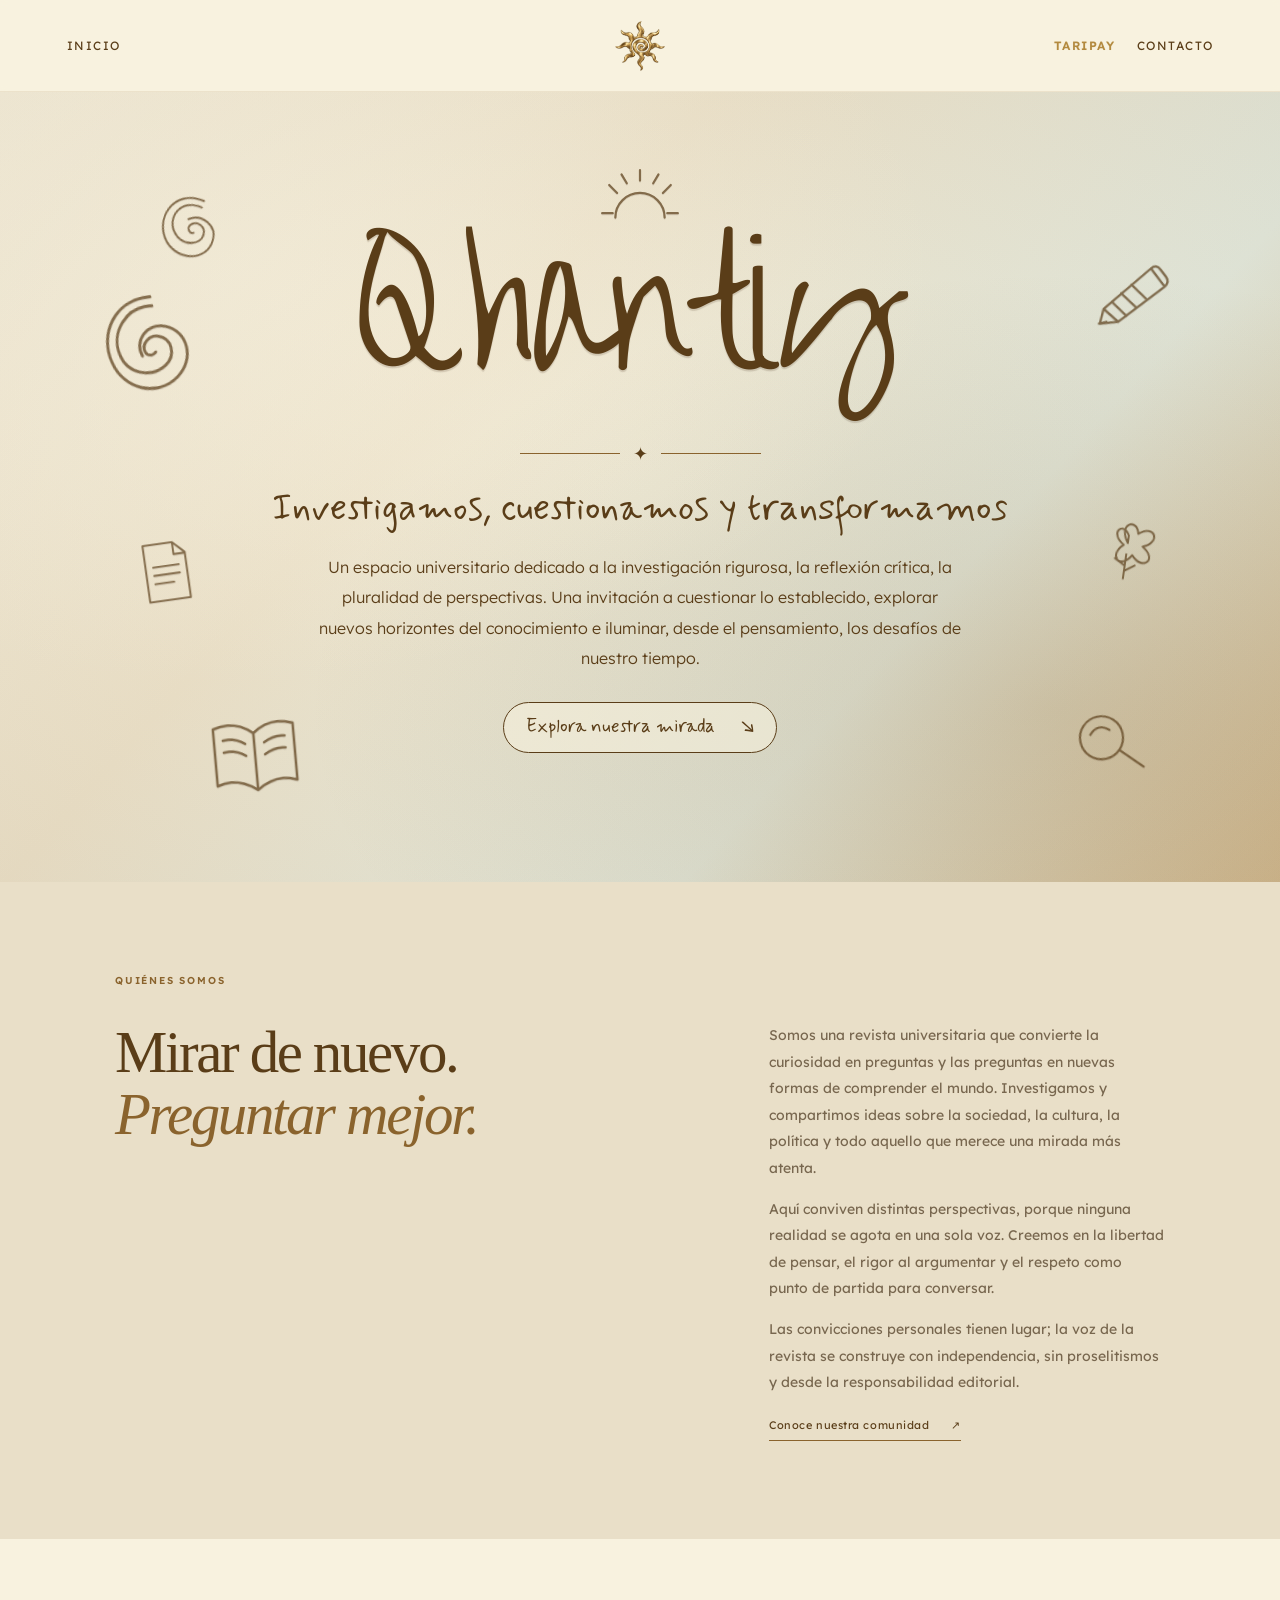
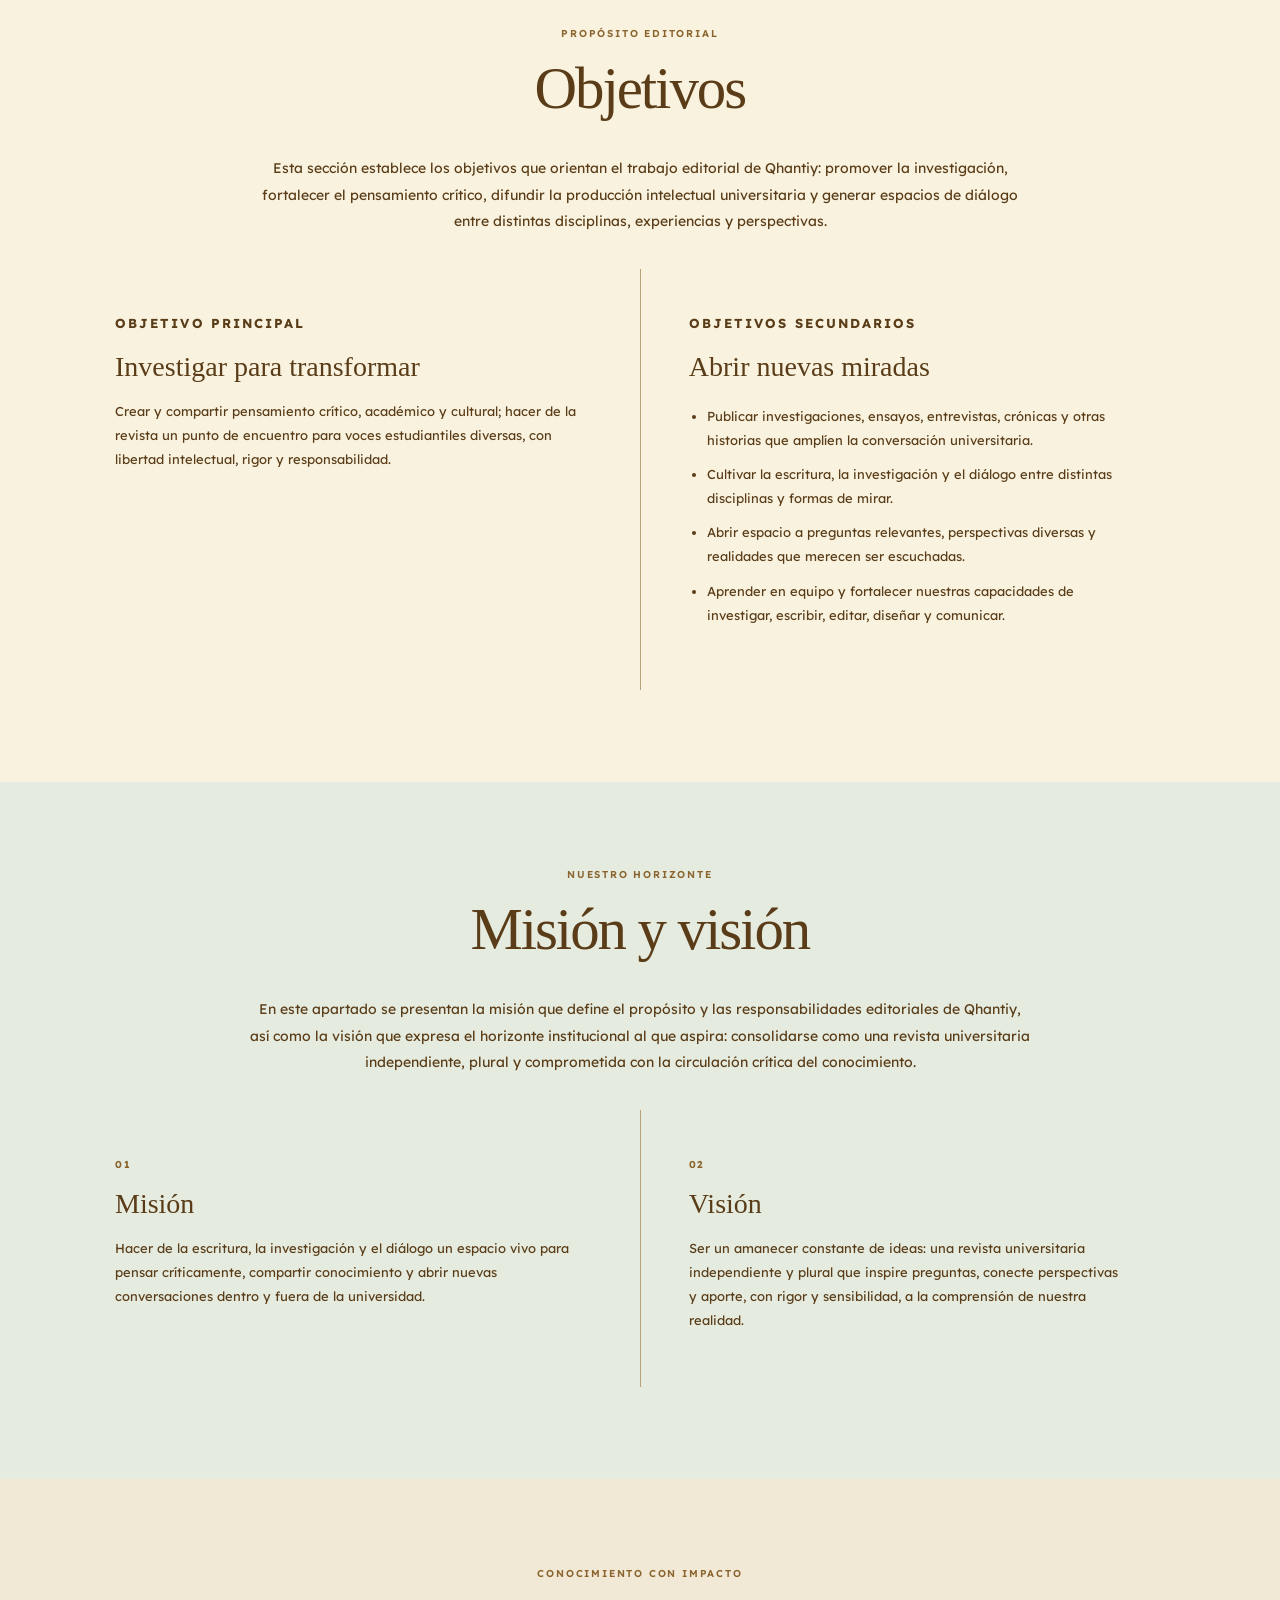
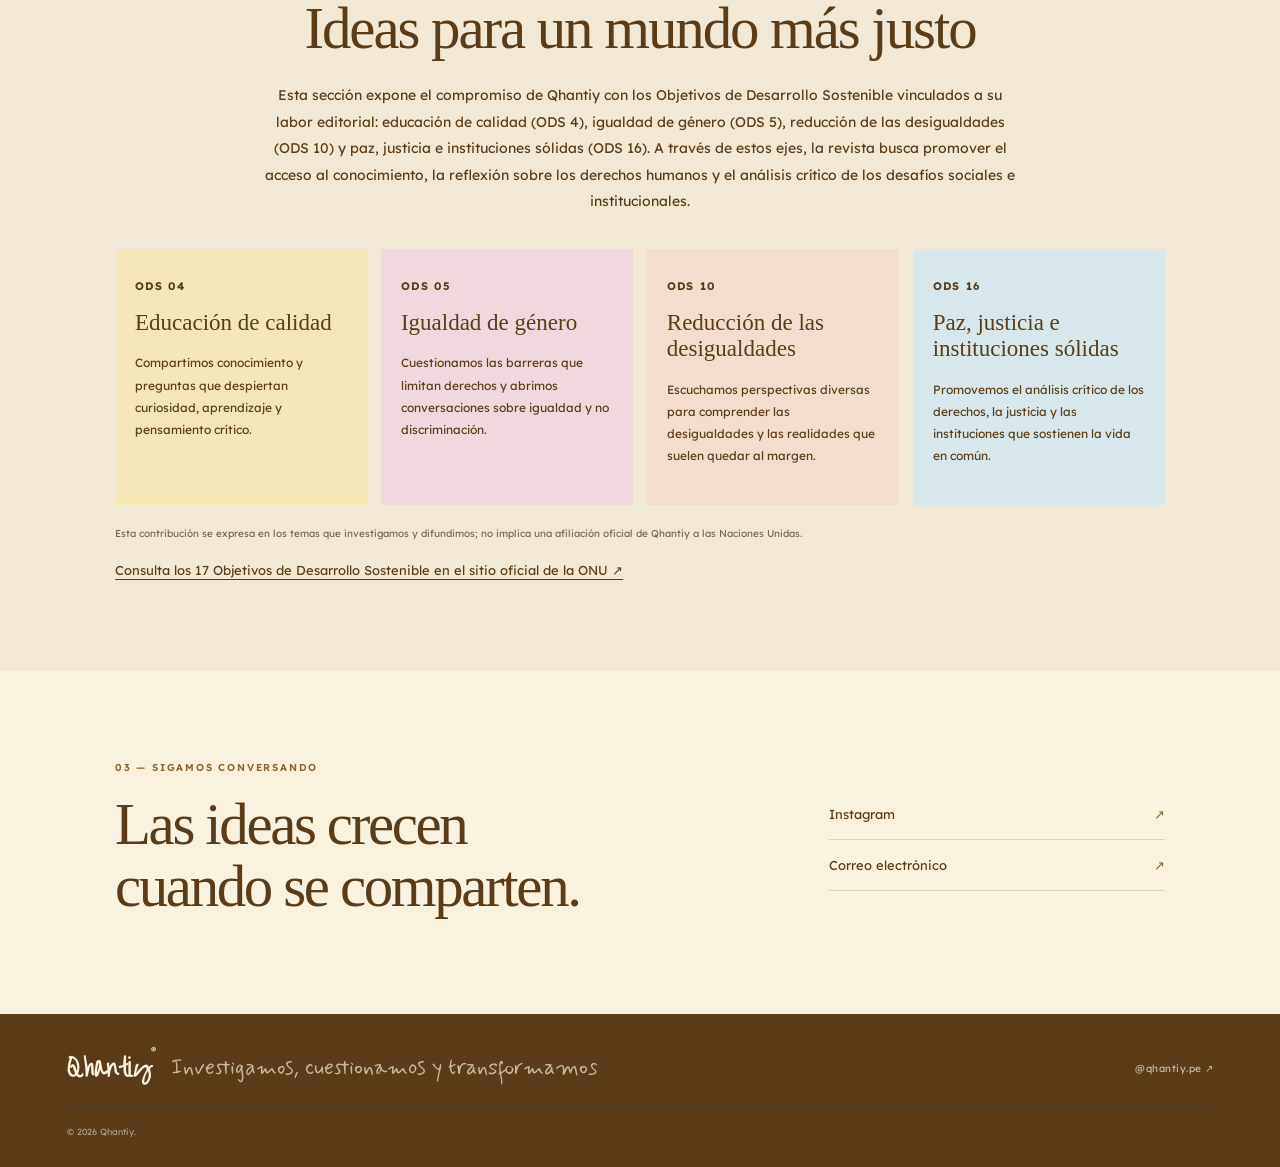
<file: index.html>
<!doctype html>
<html lang="es">
<head>
  <meta charset="utf-8"><meta name="viewport" content="width=device-width, initial-scale=1">
  <meta name="description" content="Investigamos, cuestionamos y transformamos.">
  <title>Qhantiy — Investigamos, cuestionamos y transformamos</title>
  <link rel="stylesheet" href="styles.css">
</head>
<body>
  <header class="site-header">
    <div class="inicio-menu">
      <a class="nav-link inicio-trigger" href="#inicio">Inicio</a>
      <div class="inicio-dropdown" aria-label="Secciones de inicio">
        <a href="#nosotros">Quiénes somos</a>
        <a href="#objetivos">Objetivos</a>
        <a href="#valores">Misión y visión</a>
        <a href="#ods">ODS</a>
      </div>
    </div>
    <a class="brand" href="#inicio" aria-label="Qhantiy, inicio"><img src="assets/simbolo-qhantiy-transparente.png" alt="Símbolo de Qhantiy"></a>
    <nav class="desktop-nav" aria-label="Navegación principal">
      <a class="nav-link" href="investigaciones.html">Taripay</a>
      <a class="nav-link" href="#contacto">Contacto</a>
    </nav>
    <button class="menu-toggle" id="menuToggle" aria-expanded="false" aria-label="Abrir menú">☰</button>
  </header>
  <nav class="mobile-nav" id="mobileNav" aria-label="Menú móvil">
    <a href="#inicio">Inicio</a><a href="#nosotros">Quiénes somos</a><a href="#objetivos">Objetivos</a><a href="#valores">Misión y visión</a><a href="#ods">ODS</a><a href="investigaciones.html">Taripay</a><a href="#contacto">Contacto</a>
  </nav>
  <main>
    <section class="hero hero-editorial" id="inicio" aria-label="Portada de Qhantiy">
      <div class="hero-doodles" aria-hidden="true">
        <svg class="doodle swirl" viewBox="0 0 100 100"><path d="M51 13C29 9 11 28 15 49c3 17 22 26 37 17 11-7 10-22-1-26-8-3-16 4-14 11 1 4 6 5 9 2M51 5C20 1 1 28 7 54c5 25 32 38 53 24 18-12 17-37-1-45-15-7-30 7-25 21"/></svg>
        <svg class="doodle pencil" viewBox="0 0 100 100"><path d="M20 70 66 18q5-6 11 0l7 7q5 5 0 11L38 82 18 87zM20 70l18 12M66 18l18 18M17 87l8-3"/><path d="m28 61 18 13M37 50l18 13M47 39l18 13"/></svg>
        <svg class="doodle paper" viewBox="0 0 100 100"><path d="M24 12h39l15 15v60H24zM63 12v16h15M34 42h34M34 53h34M34 64h25"/></svg>
        <svg class="doodle book" viewBox="0 0 100 100"><path d="M10 23q22-8 40 7v57Q30 72 10 80zM90 23q-22-8-40 7v57q20-15 40-7zM50 30v57M19 35q12-2 22 5M19 47q12-2 22 5M60 40q10-6 21-5M60 52q10-6 21-5"/></svg>
        <svg class="doodle sun" viewBox="0 0 100 100"><path d="M22 62a28 28 0 0 1 56 0M50 8v12M15 25l9 9M85 25l-9 9M7 57h12M81 57h12M29 13l6 10M71 13l-6 10"/></svg>
        <svg class="doodle magnify" viewBox="0 0 100 100"><circle cx="43" cy="41" r="25"/><path d="m61 60 23 24M31 35q11-12 23-1"/></svg>
        <svg class="doodle flower" viewBox="0 0 100 100"><path d="M50 42c-17-24 8-35 12-14 20-16 32 7 8 16 23 15 3 32-12 13-14 22-32 4-13-12-22-14-4-31 5-13zM50 57v32M50 72l-14-8M50 79l13-9"/></svg>
        <svg class="doodle cyclone" viewBox="0 0 100 100"><path d="M52 14C22 10 11 42 30 58c14 12 37 4 35-12-1-10-14-14-20-6-4 6 2 12 7 9M52 5C9 1-3 48 22 71c22 20 58 8 57-20 0-20-24-30-39-17"/></svg>
      </div>
      <div class="hero-copy hero-centered">
        <h1 class="hero-brand-name">Qhantiy</h1>
        <div class="hero-ornament" aria-hidden="true"><span></span><i>✦</i><span></span></div>
        <p class="hero-tagline">Investigamos, cuestionamos y transformamos</p>
        <p class="hero-description">Un espacio universitario dedicado a la investigación rigurosa, la reflexión crítica, la pluralidad de perspectivas. Una invitación a cuestionar lo establecido, explorar nuevos horizontes del conocimiento e iluminar, desde el pensamiento, los desafíos de nuestro tiempo.</p>
        <a class="primary-button" href="#nosotros">Explora nuestra mirada <span aria-hidden="true">↘</span></a>
      </div>
    </section>
    <section class="intro section-wrap" id="nosotros">
      <div class="section-kicker">QUIÉNES SOMOS</div>
      <div class="intro-content"><h2>Mirar de nuevo.<br><span>Preguntar mejor.</span></h2><div><p>Somos una revista universitaria que convierte la curiosidad en preguntas y las preguntas en nuevas formas de comprender el mundo. Investigamos y compartimos ideas sobre la sociedad, la cultura, la política y todo aquello que merece una mirada más atenta.</p><p>Aquí conviven distintas perspectivas, porque ninguna realidad se agota en una sola voz. Creemos en la libertad de pensar, el rigor al argumentar y el respeto como punto de partida para conversar.</p><p>Las convicciones personales tienen lugar; la voz de la revista se construye con independencia, sin proselitismos y desde la responsabilidad editorial.</p><a class="text-link" href="https://www.instagram.com/qhantiy.pe/" target="_blank" rel="noreferrer">Conoce nuestra comunidad <span>↗</span></a></div></div>
    </section>
    <section class="objectives-section section-wrap" id="objetivos">
      <div class="section-kicker centered-kicker">PROPÓSITO EDITORIAL</div>
      <h2 class="centered-heading">Objetivos</h2>
      <p class="section-description centered-description">Esta sección establece los objetivos que orientan el trabajo editorial de Qhantiy: promover la investigación, fortalecer el pensamiento crítico, difundir la producción intelectual universitaria y generar espacios de diálogo entre distintas disciplinas, experiencias y perspectivas.</p>
      <div class="objectives-grid">
        <article class="objective-card primary-objective"><p class="card-index">OBJETIVO PRINCIPAL</p><h3>Investigar para transformar</h3><p>Crear y compartir pensamiento crítico, académico y cultural; hacer de la revista un punto de encuentro para voces estudiantiles diversas, con libertad intelectual, rigor y responsabilidad.</p></article>
        <article class="objective-card secondary-objective"><p class="card-index">OBJETIVOS SECUNDARIOS</p><h3>Abrir nuevas miradas</h3><ul><li>Publicar investigaciones, ensayos, entrevistas, crónicas y otras historias que amplíen la conversación universitaria.</li><li>Cultivar la escritura, la investigación y el diálogo entre distintas disciplinas y formas de mirar.</li><li>Abrir espacio a preguntas relevantes, perspectivas diversas y realidades que merecen ser escuchadas.</li><li>Aprender en equipo y fortalecer nuestras capacidades de investigar, escribir, editar, diseñar y comunicar.</li></ul></article>
      </div>
    </section>
    <section class="values-section section-wrap" id="valores">
      <div class="section-kicker centered-kicker">NUESTRO HORIZONTE</div><h2 class="centered-heading">Misión y visión</h2>
      <p class="section-description centered-description">En este apartado se presentan la misión que define el propósito y las responsabilidades editoriales de Qhantiy, así como la visión que expresa el horizonte institucional al que aspira: consolidarse como una revista universitaria independiente, plural y comprometida con la circulación crítica del conocimiento.</p>
      <div class="values-grid mission-vision-grid">
        <article><span>01</span><h3>Misión</h3><p>Hacer de la escritura, la investigación y el diálogo un espacio vivo para pensar críticamente, compartir conocimiento y abrir nuevas conversaciones dentro y fuera de la universidad.</p></article>
        <article><span>02</span><h3>Visión</h3><p>Ser un amanecer constante de ideas: una revista universitaria independiente y plural que inspire preguntas, conecte perspectivas y aporte, con rigor y sensibilidad, a la comprensión de nuestra realidad.</p></article>
      </div>
    </section>
    <section class="ods-section section-wrap" id="ods">
      <div class="ods-heading-row ods-heading-centered"><div><div class="section-kicker centered-kicker">CONOCIMIENTO CON IMPACTO</div><h2 class="centered-heading">Ideas para un mundo más justo</h2><p class="ods-intro">Esta sección expone el compromiso de Qhantiy con los Objetivos de Desarrollo Sostenible vinculados a su labor editorial: educación de calidad (ODS 4), igualdad de género (ODS 5), reducción de las desigualdades (ODS 10) y paz, justicia e instituciones sólidas (ODS 16). A través de estos ejes, la revista busca promover el acceso al conocimiento, la reflexión sobre los derechos humanos y el análisis crítico de los desafíos sociales e institucionales.</p></div></div>
      <div class="ods-grid">
        <article class="ods-card ods-four"><span>ODS 04</span><h3><a href="https://www.un.org/sustainabledevelopment/es/sustainable-development-goals/" target="_blank" rel="noreferrer">Educación de calidad</a></h3><p>Compartimos conocimiento y preguntas que despiertan curiosidad, aprendizaje y pensamiento crítico.</p></article>
        <article class="ods-card ods-five"><span>ODS 05</span><h3><a href="https://www.un.org/sustainabledevelopment/es/sustainable-development-goals/" target="_blank" rel="noreferrer">Igualdad de género</a></h3><p>Cuestionamos las barreras que limitan derechos y abrimos conversaciones sobre igualdad y no discriminación.</p></article>
        <article class="ods-card ods-ten"><span>ODS 10</span><h3><a href="https://www.un.org/sustainabledevelopment/es/sustainable-development-goals/" target="_blank" rel="noreferrer">Reducción de las desigualdades</a></h3><p>Escuchamos perspectivas diversas para comprender las desigualdades y las realidades que suelen quedar al margen.</p></article>
        <article class="ods-card ods-sixteen"><span>ODS 16</span><h3><a href="https://www.un.org/sustainabledevelopment/es/sustainable-development-goals/" target="_blank" rel="noreferrer">Paz, justicia e instituciones sólidas</a></h3><p>Promovemos el análisis crítico de los derechos, la justicia y las instituciones que sostienen la vida en común.</p></article>
      </div>
      <p class="ods-note">Esta contribución se expresa en los temas que investigamos y difundimos; no implica una afiliación oficial de Qhantiy a las Naciones Unidas.</p><a class="ods-official-link" href="https://www.un.org/sustainabledevelopment/es/sustainable-development-goals/" target="_blank" rel="noreferrer">Consulta los 17 Objetivos de Desarrollo Sostenible en el sitio oficial de la ONU ↗</a>
    </section>
    <section class="contact-section section-wrap" id="contacto"><div><div class="section-kicker">03 — SIGAMOS CONVERSANDO</div><h2>Las ideas crecen<br>cuando se comparten.</h2></div><div class="contact-links"><a href="https://www.instagram.com/qhantiy.pe/" target="_blank" rel="noreferrer">Instagram <span>↗</span></a><a href="mailto:qhantiy.pe@gmail.com">Correo electrónico <span>↗</span></a></div></section>
  </main>
  <footer class="site-footer"><a class="footer-brand" href="#inicio">Qhantiy<span>®</span></a><p>Investigamos, cuestionamos y transformamos</p><a href="https://www.instagram.com/qhantiy.pe/" target="_blank" rel="noreferrer">@qhantiy.pe ↗</a><small>© <span id="year"></span> Qhantiy.</small></footer>
  <script src="script.js"></script>
</body>
</html>
</file>
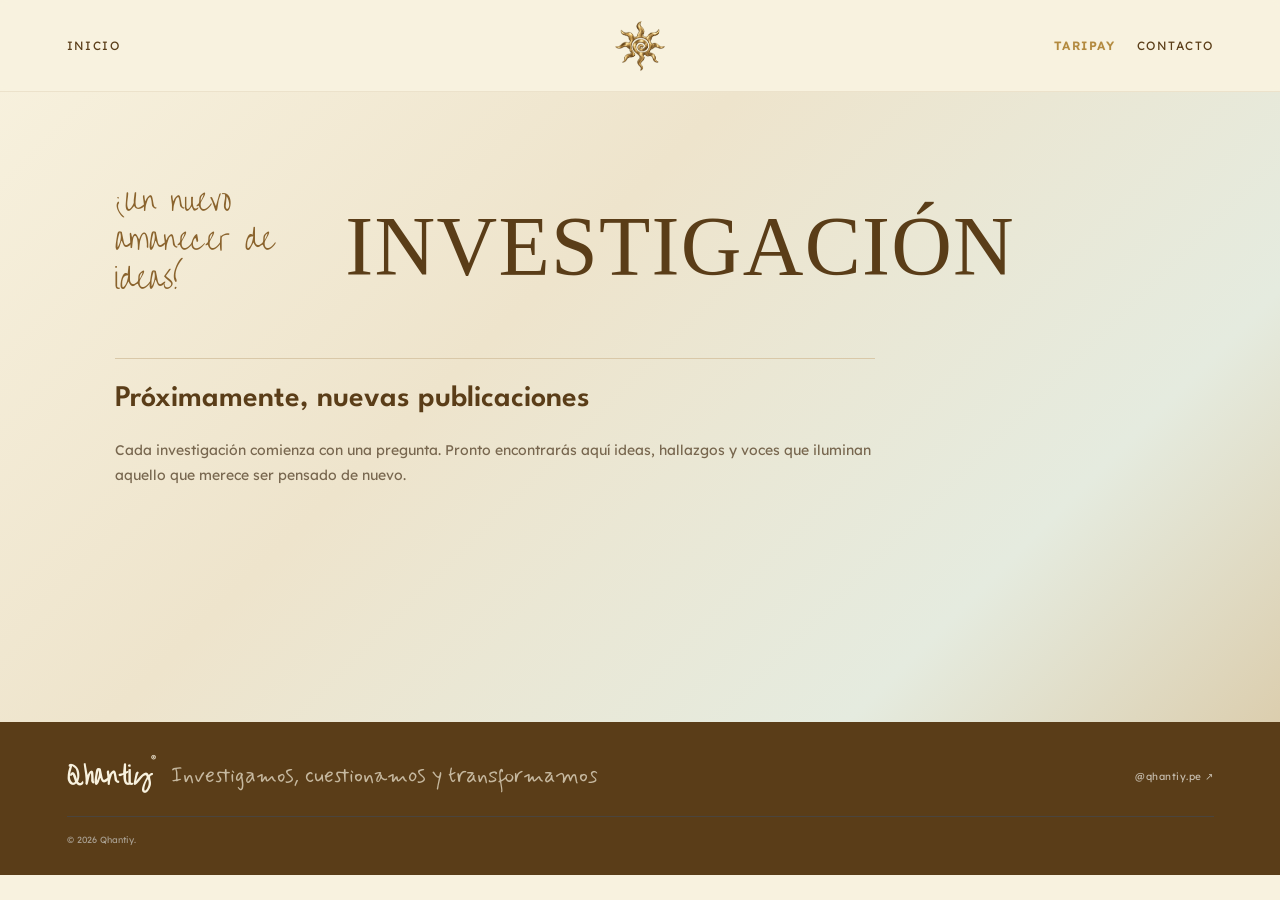
<file: investigaciones.html>
<!doctype html>
<html lang="es"><head><meta charset="utf-8"><meta name="viewport" content="width=device-width, initial-scale=1"><meta name="description" content="Taripay y artículos de análisis."><title>Taripay | Qhantiy</title><link rel="stylesheet" href="styles.css"><style>
.research-page{min-height:70vh;padding:8vh 9% 10vh;background:#e8dcc0}.research-page h1{font:500 clamp(44px,7vw,84px)/1.05 Georgia,serif;margin:18px 0;color:#5a3d18}.research-page .lead{font:18px/1.8 'Lexend',Arial,sans-serif;max-width:720px;color:#78674f}.research-placeholder{margin-top:48px;padding:36px;background:#f8f2df;max-width:760px}.research-placeholder h2{font:500 30px Georgia,serif}.research-placeholder p{font:14px/1.8 'Lexend',Arial,sans-serif;color:#78674f}.back-link{display:inline-block;margin-top:24px;font:18px 'Mynerve',cursive}
</style></head><body><header class="site-header"><a class="nav-link" href="index.html#inicio">Inicio</a><a class="brand" href="index.html#inicio" aria-label="Inicio"><img src="assets/simbolo-qhantiy-transparente.png" alt="Símbolo de Qhantiy"></a><nav class="desktop-nav" aria-label="Navegación principal"><a class="nav-link" href="index.html#nosotros">Quiénes somos</a><a class="nav-link" href="index.html#objetivos">Objetivos</a><a class="nav-link" href="index.html#valores">Valores</a><a class="nav-link" href="index.html#ods">ODS</a><a class="nav-link" href="investigaciones.html" aria-current="page">Taripay</a><a class="nav-link" href="index.html#contacto">Contacto</a></nav><button class="menu-toggle" id="menuToggle" aria-expanded="false" aria-label="Abrir menú">☰</button></header><nav class="mobile-nav" id="mobileNav" aria-label="Menú móvil"><a href="index.html#inicio">Inicio</a><a href="index.html#nosotros">Quiénes somos</a><a href="index.html#objetivos">Objetivos</a><a href="index.html#valores">Valores</a><a href="index.html#ods">ODS</a><a href="investigaciones.html" aria-current="page">Taripay</a><a href="index.html#contacto">Contacto</a></nav><main class="research-page"><div class="research-heading fade-in"><p class="taripay-tagline">¡Un nuevo amanecer de ideas!</p><h1>INVESTIGACIÓN</h1></div><div class="research-placeholder fade-in"><h2>Próximamente, nuevas publicaciones</h2><p>Cada investigación comienza con una pregunta. Pronto encontrarás aquí ideas, hallazgos y voces que iluminan aquello que merece ser pensado de nuevo.</p></div></main><footer class="site-footer"><a class="footer-brand" href="index.html">Qhantiy<span>®</span></a><p>Investigamos, cuestionamos y transformamos</p><a href="https://www.instagram.com/qhantiy.pe/" target="_blank" rel="noreferrer">@qhantiy.pe ↗</a><small>© <span id="year"></span> Qhantiy.</small></footer><script src="script.js"></script></body></html>
</file>
<file: styles.css>
@import url('https://fonts.googleapis.com/css2?family=Lexend:wght@300;400;500;600;700&family=Mynerve&display=swap');
@font-face{font-family:'Over the Rainbow';src:url('./assets/OvertheRainbow-Regular.ttf') format('truetype');font-weight:400;font-style:normal;font-display:swap;}
@font-face{font-family:'League Spartan';src:url('./assets/LeagueSpartan-VariableFont_wght.ttf') format('truetype');font-weight:100 900;font-style:normal;font-display:swap;}

:root{--ink:#5a3d18;--cream:#f8f2df;--paper:#f8f2df;--gold:#8a632d;--rust:#8a632d;--plum:#8a632d;--muted:#78674f;--line:#e0d1b6;--serif:Georgia,serif;--sans:'Lexend',Arial,sans-serif;--hand:'Over the Rainbow',cursive;--mynerve:'Mynerve',cursive}*{box-sizing:border-box}html{scroll-behavior:smooth}body{margin:0;background:var(--cream);color:var(--ink);font-family:var(--sans)}a{color:inherit;text-decoration:none}.site-header{height:92px;padding:0 5.2%;display:grid;grid-template-columns:1fr auto 1fr;align-items:center;background:var(--cream);border-bottom:1px solid var(--line);position:relative;z-index:5}.nav-link,.desktop-nav a{font-size:12px;letter-spacing:.12em;text-transform:uppercase}.brand{display:flex;align-items:center;justify-content:center;width:64px;height:78px;color:var(--ink);font:400 34px/1 'Over the Rainbow',cursive;white-space:nowrap}.brand img{display:block;width:35px;height:35px;object-fit:contain;animation:slowLogoTurn 28s linear infinite;transform-origin:center;background:transparent;border:0;outline:0;box-shadow:none}@keyframes slowLogoTurn{from{transform:rotate(0deg)}to{transform:rotate(360deg)}}.desktop-nav{display:flex;justify-content:flex-end;gap:clamp(16px,2.4vw,38px)}.menu-toggle,.mobile-nav{display:none}.hero{position:relative;min-height:610px;display:grid;grid-template-columns:1.1fr .9fr;align-items:center;padding:64px 8% 75px;overflow:hidden;background:var(--cream);border-bottom:0}.hero-pattern{display:none}.hero-copy{position:relative;z-index:1;max-width:760px;background:transparent;padding:clamp(20px,3vw,42px);border:0;box-shadow:none}.eyebrow,.section-kicker{font-size:10px;letter-spacing:.18em;font-weight:700;color:var(--rust)}h1,h2,p{margin-top:0}.hero h1{font:400 clamp(78px,12vw,158px)/.94 var(--hand);letter-spacing:-.025em;margin:18px 0 8px;color:var(--ink);text-decoration:none}.hero h1 em{font-style:normal;text-decoration:none}.hero-brand-name{font-family:var(--hand)!important}.hero-tagline{font:clamp(22px,3vw,38px)/1.3 var(--mynerve);color:var(--gold);margin:0 0 20px;max-width:700px}.quechua{font:clamp(16px,2vw,21px) var(--hand);color:var(--gold);letter-spacing:.01em}.hero-description{max-width:390px;color:var(--muted);font-size:15px;line-height:1.8;margin:25px 0 30px}.primary-button{display:inline-flex;align-items:center;justify-content:center;gap:26px;padding:15px 20px;background:transparent;color:var(--ink);font:18px/1.2 'Mynerve',cursive;letter-spacing:0;text-transform:none;border:0;border-radius:0;cursor:pointer}.primary-button:hover{color:var(--gold)}.hero-art{position:relative;min-height:390px;display:flex;align-items:center;justify-content:center}.sun-halo{position:absolute;width:min(34vw,390px);aspect-ratio:1;border:2px dashed #b58b4e;border-radius:46% 54% 50% 50%;box-shadow:0 0 0 18px rgba(138,99,45,.07),0 0 0 42px rgba(138,99,45,.035);transform:rotate(-8deg)}.hero-symbol{position:relative;width:min(31vw,350px);max-height:390px;object-fit:contain;filter:drop-shadow(0 15px 18px #8d6d3522)}.art-caption{position:absolute;bottom:15px;right:0;font-size:9px;letter-spacing:.16em;color:var(--muted)}.hero-index{position:absolute;bottom:25px;left:8%;font-size:9px;letter-spacing:.18em;color:var(--muted)}.section-wrap{padding-left:9%;padding-right:9%}.intro{padding-top:105px;padding-bottom:110px}.intro-content{display:grid;grid-template-columns:1fr .72fr;gap:10%;margin-top:35px}.intro h2,.research-heading h2,.contact-section h2{font:500 clamp(37px,4.6vw,62px)/1.06 var(--serif);letter-spacing:-.04em}.intro h2 span{color:var(--rust);font-style:italic}.intro-content p{font-size:14px;line-height:1.9;color:var(--muted)}.text-link{display:inline-flex;gap:22px;border-bottom:1px solid var(--gold);padding-bottom:8px;margin-top:8px;font-size:11px;letter-spacing:.05em}.research-section{position:relative;background:var(--cream);padding:90px 0 78px;border-top:0;border-bottom:0}.research-heading{display:flex;align-items:end;justify-content:space-between;gap:30px;margin-bottom:36px}.research-heading h2{margin:8px 0 0}.handwritten{font-family:var(--hand);color:var(--gold)}.research-overline{font-size:19px;margin:12px 0 0;transform:rotate(-2deg)}.dot{color:var(--rust)}.research-heading>p{max-width:320px;color:var(--muted);font-size:13px;line-height:1.8;margin-bottom:5px}.article-grid{display:grid;grid-template-columns:repeat(3,minmax(0,1fr));gap:18px}.article-card{position:relative;background:var(--paper);padding:25px;min-height:255px;display:flex;flex-direction:column;border:1px solid #ddc8a5;border-top:5px solid var(--gold);border-radius:3px 18px 3px 18px;box-shadow:4px 5px 0 rgba(138,99,45,.08);transform:rotate(-.4deg)}.article-card:nth-child(even){transform:rotate(.5deg)}.article-card:nth-child(3n+2){border-color:var(--rust)}.article-card:nth-child(3n){border-color:var(--plum)}.article-category{font-size:9px;letter-spacing:.15em;text-transform:uppercase;color:var(--rust)}.article-card h3{font:600 23px/1.2 var(--serif);margin:17px 0 10px}.article-card p{font-size:12px;line-height:1.75;color:var(--muted)}.article-meta{font-size:10px;color:var(--muted);margin-top:auto;padding-top:15px}.article-read{display:inline-flex;justify-content:space-between;margin-top:16px;border-top:1px solid var(--line);padding-top:12px;font-size:10px;text-transform:uppercase;letter-spacing:.08em}.empty-note{text-align:center;padding:45px 15px;color:var(--muted);font:italic 18px var(--serif)}.admin-area{text-align:center;margin-top:14px}.quiet-button{background:transparent;border:1px solid #b9afa0;color:var(--muted);padding:11px 14px;font:18px 'Mynerve',cursive;cursor:pointer}.quiet-button:hover{border-color:var(--ink);color:var(--ink)}.quote-section{position:relative;text-align:center;padding:90px 20px;background:#8a632d;color:var(--cream);border-top:0;border-bottom:0;overflow:hidden}.quote-sun{position:absolute;right:8%;top:10px;font-size:100px;color:#d9bd82;opacity:.25;transform:rotate(14deg)}.quote-mark{font:90px/.7 var(--serif);color:#d4b878}.quote-section p{font:italic clamp(25px,3.5vw,42px)/1.3 var(--serif);margin:25px 0}.quote-section span{font-size:9px;letter-spacing:.18em;color:#d4c5b4}.contact-section{display:flex;justify-content:space-between;align-items:center;gap:35px;padding-top:90px;padding-bottom:95px}.contact-section h2{margin:20px 0 0}.contact-links{width:32%;min-width:220px}.contact-links a{display:flex;justify-content:space-between;padding:17px 0;border-bottom:1px solid var(--line);font-size:13px}.contact-links a span{color:var(--rust)}.site-footer{padding:30px 5.2%;background:#5a3d18;color:var(--cream);display:grid;grid-template-columns:auto 1fr auto;align-items:center;gap:15px}.footer-brand{font:600 24px var(--serif)}.footer-brand span{font:10px var(--sans);vertical-align:top}.site-footer p,.site-footer>a:nth-of-type(2){font-size:10px;letter-spacing:.05em;color:#c6bdae;margin:0}.site-footer small{grid-column:1/-1;border-top:1px solid #4a443d;padding-top:17px;color:#a9a092;font-size:9px}.admin-dialog{width:min(560px,calc(100% - 28px));border:0;padding:30px;background:var(--paper);color:var(--ink);box-shadow:0 25px 90px #0004}.admin-dialog::backdrop{background:#211b19a6}.admin-dialog h2{font:500 34px var(--serif);margin:12px 0}.dialog-close{float:right;border:0;background:none;font-size:28px;cursor:pointer}.admin-warning{background:#f1e9db;padding:12px;font-size:11px;line-height:1.6;color:#67594a}.admin-dialog label{display:block;font-size:11px;margin:15px 0}.admin-dialog input,.admin-dialog textarea{display:block;width:100%;margin-top:7px;padding:12px;border:1px solid var(--line);background:white;font:13px var(--sans);color:var(--ink)}.dialog-actions{display:flex;justify-content:space-between;gap:10px;align-items:center;margin-top:20px}.dialog-actions .primary-button{font-size:10px;padding:13px}
@media(max-width:760px){.site-header{height:74px;padding:0 5%;grid-template-columns:1fr auto 1fr}.site-header>.nav-link,.desktop-nav{display:none}.brand{grid-column:1;grid-row:1;width:auto;height:62px;justify-content:flex-start;font-size:28px}.brand img{width:34px;height:34px}.menu-toggle{display:block;grid-column:3;justify-self:end;border:0;background:none;font-size:25px;color:var(--ink)}.mobile-nav{position:absolute;top:74px;left:0;right:0;z-index:4;background:var(--cream);padding:10px 6% 20px;border-bottom:1px solid var(--line)}.mobile-nav.open{display:grid}.mobile-nav a{padding:13px 0;border-bottom:1px solid var(--line);font-size:12px;text-transform:uppercase;letter-spacing:.1em}.hero{grid-template-columns:1fr;padding:55px 7% 68px;min-height:0}.hero h1{font-size:clamp(76px,18vw,120px)}.hero-copy{padding:22px 18px;background:transparent;border:0;box-shadow:none}.hero-tagline{font-size:clamp(23px,6vw,31px)}.hero-art{min-height:270px;margin-top:25px}.hero-symbol{width:min(65vw,290px);max-height:290px}.sun-halo{width:min(65vw,290px)}.art-caption{right:5%;bottom:0}.hero-index{left:7%;bottom:22px}.section-wrap{padding-left:7%;padding-right:7%}.intro{padding-top:70px;padding-bottom:75px}.intro-content{grid-template-columns:1fr;gap:22px;margin-top:25px}.research-section{padding:70px 0 55px}.research-heading{display:block}.research-heading>p{margin-top:18px}.article-grid{grid-template-columns:1fr}.article-card{min-height:220px}.quote-section{padding:70px 18px}.contact-section{display:block;padding-top:70px;padding-bottom:70px}.contact-links{width:100%;margin-top:28px}.site-footer{grid-template-columns:1fr auto}.site-footer p{grid-column:1/-1;grid-row:2}.site-footer>a:nth-of-type(2){grid-column:2;grid-row:1}.site-footer small{grid-row:3}.dialog-actions{align-items:stretch;flex-direction:column}.dialog-actions button{width:100%}}

/* Detalles editoriales y tipografía manuscrita */
.eyebrow,.section-kicker{color:var(--gold)} .intro h2 span{color:var(--gold)} .text-link{border-color:var(--gold)} .contact-links a span{color:var(--gold)} .art-caption{font-family:var(--hand);letter-spacing:.03em;font-size:12px} .section-kicker{font-weight:600}

/* Ajustes de marca solicitados: títulos sin subrayado, Qhantiy manuscrito y lema Mynerve */
h1,h2,h3,.hero h1,.hero h1 em{text-decoration:none!important;text-decoration-line:none!important}
.hero-tagline{font-family:'Mynerve',cursive}
.brand img{background:transparent}

/* League Spartan integrada localmente: navegación, textos y controles; Over the Rainbow para la marca; Mynerve para el lema. */
.nav-link,.desktop-nav a,.mobile-nav a,.eyebrow,.section-kicker,.article-category,.article-meta,.article-read,.contact-links a,.site-footer small,.hero-description,.intro-content p,.research-heading>p{font-family:'Lexend',Arial,sans-serif}.primary-button,.quiet-button,.dialog-actions .primary-button{font-family:'Mynerve',cursive}.brand,.footer-brand{font-family:'Over the Rainbow',cursive}.brand img{background:transparent;border:0;outline:0;box-shadow:none}

/* Fondo crema limpio, sin círculos, bordes ni paneles detrás de la marca. */
html,body,.site-header,.mobile-nav,.hero,.hero-copy,.intro,.research-section,.contact-section{background-color:var(--cream)!important;background-image:none!important}.hero-pattern,.sun-halo,.quote-sun{display:none!important}.brand img{border:0!important;outline:0!important;box-shadow:none!important}.brand span{font-family:'Over the Rainbow',cursive}.hero-description,.intro-content p,.research-heading>p,.article-card p,.admin-warning,.admin-dialog label{font-family:'Lexend',Arial,sans-serif}

/* Actualización editorial Qhantiy */
.hero{background:#f8f2df}.hero-art{background:transparent}.hero-symbol{filter:none;animation:slowLogoTurn 42s linear infinite}.intro{background:#eee4cc;color:#5a3d18}.intro .section-kicker{color:#8a632d}.objectives-section{padding-top:88px;padding-bottom:92px;background:#f8f2df}.objectives-section h2,.values-section h2,.ods-section h2{font:500 clamp(37px,4.6vw,62px)/1.06 var(--serif);margin:18px 0 35px;letter-spacing:-.035em}.objectives-grid{display:grid;grid-template-columns:.9fr 1.1fr;gap:22px}.objective-card{padding:clamp(24px,4vw,44px);border:0;border-radius:0;box-shadow:none}.primary-objective{background:#e8dcc0}.secondary-objective{background:#5a3d18;color:#f8f2df}.card-index{font-size:10px;letter-spacing:.16em;font-weight:700}.objective-card h3,.values-grid h3,.ods-card h3{font:500 28px/1.15 var(--serif);margin:16px 0}.objective-card p,.objective-card li,.values-grid p,.ods-card p{font-size:13px;line-height:1.85}.secondary-objective ul{padding-left:18px}.secondary-objective li{padding:5px 0}.values-section{padding-top:86px;padding-bottom:92px;background:#e5ebdf}.values-grid{display:grid;grid-template-columns:repeat(5,minmax(0,1fr));gap:14px}.values-grid article{padding:22px 17px;background:#f8f2df;min-height:220px}.values-grid article span{font:18px var(--hand);color:#8a632d}.values-grid h3{font-size:22px}.ods-section{padding-top:88px;padding-bottom:92px;background:#f8f2df}.ods-section h2{max-width:760px}.ods-intro{max-width:700px;color:#78674f;font-size:14px;line-height:1.9;margin-bottom:30px}.ods-grid{display:grid;grid-template-columns:repeat(4,minmax(0,1fr));gap:14px}.ods-card{padding:25px 20px;min-height:250px;color:#fff;border:0;border-radius:0}.ods-card>span{font-size:11px;letter-spacing:.12em;font-weight:700}.ods-card h3{font-size:23px}.ods-card p{font-size:12px}.ods-four{background:#9b7d2d}.ods-five{background:#9d4c68}.ods-ten{background:#a65b3d}.ods-sixteen{background:#356b83}.ods-note{font-size:10px;line-height:1.7;color:#78674f;margin-top:20px}.quote-section{background:#eee4cc;color:#5a3d18}.quote-section .quote-mark,.quote-section span{color:#8a632d}.quote-section .quote-sun{display:none}.site-footer{background:#5a3d18}.primary-button,.quiet-button{font-family:var(--mynerve)}.hero-description,.intro-content p,.research-heading>p,.contact-links a,.site-footer p{font-family:var(--sans)}
@media(max-width:760px){.objectives-grid,.values-grid,.ods-grid{grid-template-columns:1fr}.values-grid article{min-height:0}.ods-card{min-height:0}.objectives-section,.values-section,.ods-section{padding-top:60px;padding-bottom:65px}.intro{background:#eee4cc}.hero-art{min-height:250px}.hero-symbol{width:min(60vw,280px)}}


/* Ajustes finales solicitados: encabezado limpio, Taripay y tipografía editorial coherente */
.site-header .brand{display:flex;align-items:center;justify-content:center;width:150px;height:70px;overflow:visible}
.site-header .brand img{width:100%;height:100%;max-width:150px;max-height:70px;object-fit:contain;animation:none!important;filter:none!important}
.site-header .brand span{display:none!important}
.research-page{background:#f8f2df!important;background-image:none!important}
.research-page .taripay-tagline{font-family:'Over the Rainbow',cursive;font-size:clamp(19px,2.5vw,30px);line-height:1.25;color:#8a632d;margin:18px 0 10px}
.research-page h1{font-family:'League Spartan',sans-serif;font-weight:700;font-size:clamp(62px,10vw,132px);line-height:.95;letter-spacing:.015em;margin:0 0 38px;color:#5a3d18}
.research-page .research-placeholder{background:transparent;padding:26px 0;border-top:1px solid #d9c8a8;max-width:760px}
.research-page .research-placeholder h2{font-family:'League Spartan',sans-serif;font-weight:600;color:#5a3d18}
.research-page .research-placeholder p,.research-page .lead{font-family:'Lexend',sans-serif}
.ods-heading-row{display:grid;grid-template-columns:minmax(0,1fr) minmax(300px,.9fr);align-items:end;gap:40px;margin-bottom:30px}
.ods-heading-row h2{max-width:none;white-space:nowrap;margin-bottom:0}
.ods-heading-row .ods-intro{max-width:none;margin:0 0 5px;font-family:'Lexend',sans-serif;font-size:14px;line-height:1.8}
.ods-card h3 a{color:inherit;text-decoration:none}
.ods-card h3 a:hover{text-decoration:underline;text-underline-offset:4px}
.ods-official-link{display:inline-block;margin-top:10px;color:#5a3d18;font:13px 'Lexend',sans-serif;text-decoration:underline;text-underline-offset:4px}
@media(max-width:760px){.site-header .brand{width:112px;height:56px;justify-content:flex-start}.site-header .brand img{max-width:112px;max-height:56px}.ods-heading-row{grid-template-columns:1fr;gap:12px}.ods-heading-row h2{white-space:normal}.research-page{padding:7vh 7% 9vh}}

/* Ajustes de navegación y contraste entre apartados */
.intro{background:#e9dfc8!important;padding-top:92px;padding-bottom:98px}
.objectives-section{background:#f8f2df!important}
.values-section{background:#e5ebdf!important}
.ods-section{background:#f1e8d5!important}
.site-header .desktop-nav{gap:clamp(10px,1.7vw,25px)}
.site-header .nav-link,.site-header .desktop-nav a{white-space:nowrap}
@media(max-width:980px) and (min-width:761px){.site-header{padding-left:3%;padding-right:3%}.site-header .nav-link,.site-header .desktop-nav a{font-size:10px;letter-spacing:.08em}.site-header .desktop-nav{gap:12px}}

/* Ajustes finales de navegación y jerarquía editorial */
.site-header{position:sticky;top:0;z-index:100;}
.site-header .brand{width:56px!important;height:56px!important;}
.site-header .brand img{width:30px!important;height:30px!important;animation:slowLogoTurn 28s linear infinite!important;}
.quote-section{margin-top:0;}
.quote-section p{font:400 clamp(25px,3.5vw,42px)/1.3 'Over the Rainbow',cursive!important;font-style:normal!important;}
.taripay-tagline{font:400 clamp(18px,2.4vw,28px)/1.4 'Over the Rainbow',cursive!important;color:#8a632d;margin:0 0 14px;}
@media(max-width:760px){.site-header .brand{width:44px!important;height:44px!important}.site-header .brand img{width:27px!important;height:27px!important}}

/* Ajuste solicitado: lema final con tipografía manuscrita anterior y logo central más visible */
.quote-section p{font:400 clamp(25px,3.5vw,42px)/1.3 'Mynerve',cursive!important;font-style:normal!important;}
.site-header .brand{width:92px!important;height:82px!important;justify-self:center;}
.site-header .brand img{width:54px!important;height:54px!important;max-width:54px!important;max-height:54px!important;animation:slowLogoTurn 28s linear infinite!important;}
@media(max-width:760px){.site-header .brand{width:64px!important;height:58px!important;justify-content:center}.site-header .brand img{width:42px!important;height:42px!important;max-width:42px!important;max-height:42px!important}}

/* Últimos ajustes: retirar lema intermedio, destacar el lema del pie y mejorar el enfoque de navegación */
.site-footer p{font:400 clamp(19px,2.2vw,27px)/1.35 'Over the Rainbow',cursive!important;color:#f8f2df!important;letter-spacing:0!important;margin:0!important}
#inicio,#nosotros,#objetivos,#valores,#ods,#contacto{scroll-margin-top:112px}
@media(max-width:760px){#inicio,#nosotros,#objetivos,#valores,#ods,#contacto{scroll-margin-top:88px}.site-footer p{font-size:20px!important}}


/* Ajuste final de tipografía y anclajes de navegación */
.site-footer p{font:400 clamp(19px,2.2vw,27px)/1.35 'Mynerve',cursive!important;color:#f8f2df!important;letter-spacing:0!important;margin:0!important}
#nosotros{scroll-margin-top:76px!important}
#inicio,#objetivos,#valores,#ods,#contacto{scroll-margin-top:132px!important}
@media(max-width:760px){#nosotros{scroll-margin-top:62px!important}#inicio,#objetivos,#valores,#ods,#contacto{scroll-margin-top:98px!important}.site-footer p{font-size:22px!important}}

/* Ajuste solicitado: lema final más discreto y posiciones de anclaje */
.site-footer p{font-size:clamp(16px,1.8vw,22px)!important;opacity:.68!important}
#nosotros{scroll-margin-top:48px!important}
#inicio,#objetivos,#valores,#ods,#contacto{scroll-margin-top:158px!important}
@media(max-width:760px){#nosotros{scroll-margin-top:48px!important}#inicio,#objetivos,#valores,#ods,#contacto{scroll-margin-top:116px!important}.site-footer p{font-size:18px!important}}

/* Navegación: alinear cada apartado justo debajo del encabezado fijo */
#inicio,#nosotros,#objetivos,#valores,#ods,#contacto{scroll-margin-top:92px!important}
@media(max-width:760px){#inicio,#nosotros,#objetivos,#valores,#ods,#contacto{scroll-margin-top:74px!important}}


/* Menú desplegable dentro de Inicio y acento dorado para Taripay */
.site-header .inicio-menu{position:relative;justify-self:start;align-self:center}
.site-header .inicio-trigger{display:inline-block;padding:12px 0}
.site-header .inicio-dropdown{display:none;position:absolute;top:100%;left:-14px;min-width:176px;padding:8px 0;background:#f8f2df;border:1px solid #d8c39b;box-shadow:0 8px 20px rgba(90,61,24,.12);z-index:200}
.site-header .inicio-menu:hover .inicio-dropdown,.site-header .inicio-menu:focus-within .inicio-dropdown{display:grid}
.site-header .inicio-dropdown a{padding:11px 15px;font:400 12px 'Lexend',Arial,sans-serif;letter-spacing:.03em;text-transform:none;color:#5a3d18;white-space:nowrap}
.site-header .inicio-dropdown a:hover,.site-header .inicio-dropdown a:focus{background:#eee4cc;color:#8a632d}
.site-header a[href='investigaciones.html']{color:#b38a3f!important;font-weight:600;text-shadow:0 0 1px rgba(179,138,63,.18)}
.site-header a[href='investigaciones.html']:hover{color:#8a632d!important}
@media(max-width:760px){.site-header .inicio-menu{display:none}.site-header .inicio-dropdown{display:none!important}}

/* Textura textil andina muy sutil en la portada principal */
.hero{isolation:isolate;background:var(--cream)!important}
.hero::before{content:"";position:absolute;inset:0;z-index:-1;background-image:linear-gradient(rgba(248,242,223,.84),rgba(248,242,223,.84)),url('assets/textura-andina-fondo.png');background-size:cover;background-position:center;background-repeat:no-repeat;opacity:.48;pointer-events:none}
/* Aparición suave de apartados, titulares y textos al entrar en pantalla */
.fade-in{opacity:0;transform:translateY(18px);transition:opacity .8s ease,transform .8s cubic-bezier(.2,.65,.25,1);will-change:opacity,transform}
.fade-in.is-visible{opacity:1;transform:translateY(0)}
.fade-in-delay-1{transition-delay:.12s}.fade-in-delay-2{transition-delay:.22s}.fade-in-delay-3{transition-delay:.32s}
@media(prefers-reduced-motion:reduce){.fade-in,.fade-in.is-visible{opacity:1;transform:none;transition:none;will-change:auto}}


/* Ajustes puntuales solicitados para Taripay y la portada */
body:has(.research-page) .site-header .desktop-nav a[href="index.html#nosotros"],
body:has(.research-page) .site-header .desktop-nav a[href="index.html#objetivos"],
body:has(.research-page) .site-header .desktop-nav a[href="index.html#valores"],
body:has(.research-page) .site-header .desktop-nav a[href="index.html#ods"],
body:has(.research-page) .mobile-nav a[href="index.html#nosotros"],
body:has(.research-page) .mobile-nav a[href="index.html#objetivos"],
body:has(.research-page) .mobile-nav a[href="index.html#valores"],
body:has(.research-page) .mobile-nav a[href="index.html#ods"]{display:none!important}
.hero h1,.hero-brand-name{background:transparent!important;background-color:transparent!important;box-shadow:none!important;padding-inline:0!important}
.hero::before{filter:saturate(.58);opacity:.34}

/* Portada editorial centrada: textura andina, tipografía acordada y doodles dibujados */
.hero.hero-editorial{min-height:min(790px,calc(100vh - 92px));display:flex;align-items:center;justify-content:center;text-align:center;padding:70px 7% 84px;isolation:isolate;background:#55351f!important;position:relative;overflow:hidden}
.hero.hero-editorial::before{content:"";position:absolute;inset:0;z-index:-2;background-image:linear-gradient(rgba(58,31,20,.30),rgba(58,31,20,.38)),url('assets/textura-andina-fondo.png');background-size:cover;background-position:center;background-repeat:no-repeat;filter:saturate(.78);opacity:1;pointer-events:none}
.hero.hero-editorial::after{content:"";position:absolute;inset:0;z-index:-1;background:radial-gradient(ellipse at center,rgba(55,30,19,.08),rgba(55,30,19,.22) 80%);pointer-events:none}
.hero-centered{width:min(920px,100%);max-width:920px;padding:0!important;margin:0 auto;background:transparent!important;box-shadow:none!important;border:0!important;display:flex;align-items:center;flex-direction:column;position:relative;z-index:2}
.hero-eyebrow{font:600 10px/1.5 'Lexend',sans-serif;letter-spacing:.24em;color:rgba(255,242,216,.83);margin:0 0 18px}
.hero.hero-editorial .hero-brand-name{font-family:'Over the Rainbow',cursive!important;font-size:clamp(94px,15vw,184px)!important;font-weight:400!important;line-height:1.03!important;letter-spacing:-.045em!important;color:#fff0d2!important;margin:0!important;padding:0!important;background:transparent!important;text-shadow:0 3px 0 rgba(58,28,15,.12);box-shadow:none!important}
.hero-ornament{display:flex;align-items:center;gap:13px;margin:14px 0 20px;color:#f4d9a2}.hero-ornament span{display:block;width:clamp(44px,8vw,100px);height:1px;background:rgba(244,217,162,.7)}.hero-ornament i{font-style:normal;font-size:18px}
.hero.hero-editorial .hero-tagline{font:400 clamp(23px,3.1vw,38px)/1.25 'Mynerve',cursive!important;color:#f2cf86!important;max-width:760px;margin:0 auto 20px;letter-spacing:0}
.hero-description{font:300 clamp(13px,1.35vw,16px)/1.9 'Lexend',sans-serif;color:rgba(255,243,220,.91);max-width:650px;margin:0 auto 28px}
.hero.hero-editorial .primary-button{font:400 19px/1.3 'Mynerve',cursive;color:#fff0d2;border:1px solid rgba(255,240,210,.65);border-radius:40px;background:rgba(64,36,22,.22);padding:12px 22px;transition:background .3s ease,transform .3s ease,border-color .3s ease}
.hero.hero-editorial .primary-button:hover{background:rgba(255,240,210,.13);border-color:#f2cf86;transform:translateY(-2px)}
.hero-doodles{position:absolute;inset:0;max-width:1400px;width:100%;margin:auto;pointer-events:none;z-index:1;color:#f7e6c2}
.hero-doodles .doodle{position:absolute;fill:none;stroke:currentColor;stroke-width:2.5;stroke-linecap:round;stroke-linejoin:round;opacity:.88;filter:drop-shadow(0 1px 0 rgba(50,25,13,.25));width:clamp(46px,7vw,96px);height:auto}
.hero-doodles .swirl{left:14%;top:23%;width:clamp(66px,9vw,118px);transform:rotate(-12deg)}.hero-doodles .pencil{right:17%;top:17%;width:clamp(48px,7vw,92px);transform:rotate(8deg)}.hero-doodles .paper{left:20%;top:52%;width:clamp(42px,6vw,76px);transform:rotate(-8deg)}.hero-doodles .book{left:27%;bottom:17%;width:clamp(58px,8vw,100px);transform:rotate(-5deg)}.hero-doodles .sun{left:47%;top:12%;width:clamp(52px,7vw,88px)}.hero-doodles .magnify{right:20%;bottom:24%;width:clamp(52px,7vw,86px);transform:rotate(-12deg)}.hero-doodles .flower{right:14%;top:43%;width:clamp(48px,6vw,76px);transform:rotate(8deg)}.hero-doodles .cyclone{right:29%;top:38%;width:clamp(42px,6vw,76px);transform:rotate(18deg)}
/* Las transiciones también abarcan navegación y elementos de Taripay */
.site-header .inicio-menu,.site-header .brand,.site-header .desktop-nav a,.site-header .menu-toggle,.mobile-nav a{transition:opacity .55s ease,transform .55s ease,color .25s ease,background-color .25s ease}
.site-header .inicio-menu,.site-header .brand,.site-header .desktop-nav a,.site-header .menu-toggle{animation:navFadeIn .8s ease both}.site-header .brand{animation-delay:.08s}.site-header .desktop-nav a:nth-child(1){animation-delay:.14s}.site-header .desktop-nav a:nth-child(2){animation-delay:.22s}
@keyframes navFadeIn{from{opacity:0;transform:translateY(-7px)}to{opacity:1;transform:translateY(0)}}
.research-page{background-image:linear-gradient(rgba(248,242,223,.86),rgba(248,242,223,.86)),url('assets/textura-andina-fondo.png')!important;background-size:cover;background-position:center;background-attachment:fixed}
.research-page .research-heading{max-width:900px}.research-page .research-placeholder{transition:opacity .8s ease,transform .8s ease}
@media(max-width:760px){.hero.hero-editorial{min-height:calc(100svh - 74px);padding:66px 7% 72px}.hero.hero-editorial .hero-brand-name{font-size:clamp(76px,19vw,126px)!important}.hero-eyebrow{font-size:9px;letter-spacing:.16em}.hero.hero-editorial .hero-tagline{font-size:clamp(23px,6vw,31px)}.hero-description{font-size:13px;line-height:1.75;max-width:520px}.hero-doodles .swirl{left:4%;top:17%;width:48px}.hero-doodles .pencil{right:5%;top:17%;width:45px}.hero-doodles .paper{left:5%;top:56%;width:40px}.hero-doodles .book{left:7%;bottom:13%;width:53px}.hero-doodles .sun{left:44%;top:8%;width:47px}.hero-doodles .magnify{right:6%;bottom:20%;width:47px}.hero-doodles .flower{right:5%;top:45%;width:42px}.hero-doodles .cyclone{right:12%;top:32%;width:39px}.hero-centered{padding:0!important}}
@media(prefers-reduced-motion:reduce){.site-header .inicio-menu,.site-header .brand,.site-header .desktop-nav a,.site-header .menu-toggle{animation:none!important}.site-header .inicio-menu,.site-header .brand,.site-header .desktop-nav a,.site-header .menu-toggle,.mobile-nav a{transition:none!important}}


/* Ajuste solicitado: navegación translúcida con desenfoque muy sutil */
.site-header{background:rgba(248,242,223,.70)!important;background-color:rgba(248,242,223,.70)!important;background-image:none!important;backdrop-filter:blur(3px);-webkit-backdrop-filter:blur(3px);border-bottom:1px solid rgba(224,209,182,.48)!important}
.site-header .inicio-dropdown{background:rgba(248,242,223,.88)!important;backdrop-filter:blur(3px);-webkit-backdrop-filter:blur(3px)}
@media(max-width:760px){.site-header,.mobile-nav{background:rgba(248,242,223,.78)!important;backdrop-filter:blur(3px);-webkit-backdrop-filter:blur(3px)}}

/* Ajustes de portada: textura visible y animación de máquina de escribir */
.hero.hero-editorial::before{
  background-image:linear-gradient(rgba(58,31,20,.18),rgba(58,31,20,.24)),url('assets/textura-andina-fondo.png')!important;
  filter:saturate(.68)!important;
  opacity:.88!important;
}
.hero.hero-editorial::after{background:radial-gradient(ellipse at center,rgba(55,30,19,.02),rgba(55,30,19,.12) 80%)!important}
.hero-doodles .doodle{opacity:.58!important;filter:drop-shadow(0 1px 0 rgba(50,25,13,.16))!important}
/* Mantener los dibujos en el perímetro, lejos del título, lema y descripción */
.hero-doodles .swirl{left:8%!important;top:25%!important}
.hero-doodles .pencil{right:8%!important;top:20%!important}
.hero-doodles .paper{left:10%!important;top:56%!important}
.hero-doodles .book{left:16%!important;bottom:10%!important}
.hero-doodles .sun{left:calc(50% - 44px)!important;top:9%!important}
.hero-doodles .magnify{right:10%!important;bottom:12%!important}
.hero-doodles .flower{right:9%!important;top:53%!important}
.hero-doodles .cyclone{left:12%!important;top:13%!important;right:auto!important}
.hero.hero-editorial .hero-brand-name{
  display:block!important;width:max-content;max-width:100%;overflow:hidden;white-space:nowrap;
  margin-left:auto!important;margin-right:auto!important;
  animation:qhantiyTypewriter 2s steps(7,end) .25s both!important;
  border-right:2px solid rgba(255,240,210,.9);
}
@keyframes qhantiyTypewriter{
  from{clip-path:inset(0 100% 0 0);border-right-color:rgba(255,240,210,.9)}
  92%{border-right-color:rgba(255,240,210,.9)}
  to{clip-path:inset(0 0 0 0);border-right-color:transparent}
}
@media(max-width:760px){
 .hero-doodles .swirl{left:2%!important;top:22%!important;width:38px!important}
 .hero-doodles .pencil{right:2%!important;top:19%!important;width:36px!important}
 .hero-doodles .paper{left:2%!important;top:57%!important;width:32px!important}
 .hero-doodles .book{left:4%!important;bottom:8%!important;width:42px!important}
 .hero-doodles .sun{left:calc(50% - 23px)!important;top:7%!important;width:46px!important}
 .hero-doodles .magnify{right:3%!important;bottom:11%!important;width:37px!important}
 .hero-doodles .flower{right:2%!important;top:53%!important;width:34px!important}
 .hero-doodles .cyclone{left:4%!important;top:13%!important;width:36px!important}
 .hero.hero-editorial .hero-brand-name{font-size:clamp(68px,17vw,116px)!important}
}
@media(prefers-reduced-motion:reduce){.hero.hero-editorial .hero-brand-name{animation:none!important;clip-path:none!important;border-right:0!important}}


/* Ajuste solicitado: textura más translúcida y título Qhantiy más legible */
.hero.hero-editorial::before{
  background-image:linear-gradient(rgba(58,31,20,.08),rgba(58,31,20,.12)),url('assets/textura-andina-fondo.png')!important;
  filter:saturate(.62)!important;
  opacity:.68!important;
}
.hero-brand-name{
  letter-spacing:.035em!important;
  word-spacing:.08em!important;
  padding-right:.06em!important;
  font-kerning:normal!important;
  text-rendering:geometricPrecision;
  -webkit-font-smoothing:antialiased;
}
@media(max-width:760px){.hero-brand-name{letter-spacing:.025em!important;}}

/* Refinamiento final: fondo mucho más translúcido y nombre completamente legible */
.hero.hero-editorial::before{
  background-image:linear-gradient(rgba(58,31,20,.035),rgba(58,31,20,.055)),url('assets/textura-andina-fondo.png')!important;
  opacity:.46!important;
  filter:saturate(.58)!important;
}
.hero.hero-editorial::after{background:radial-gradient(ellipse at center,rgba(55,30,19,.015),rgba(55,30,19,.06) 80%)!important}
.hero.hero-editorial .hero-brand-name{
  font-size:clamp(84px,13.5vw,166px)!important;
  letter-spacing:.065em!important;
  word-spacing:.12em!important;
  padding:.03em .10em .08em .04em!important;
  line-height:1.12!important;
  overflow:visible!important;
  text-shadow:0 2px 1px rgba(58,28,15,.16)!important;
}
@media(max-width:760px){.hero.hero-editorial .hero-brand-name{font-size:clamp(64px,15.5vw,108px)!important;letter-spacing:.045em!important;word-spacing:.08em!important;padding-right:.08em!important;line-height:1.16!important}}

/* Ajuste final solicitado: fondo más transparente y nombre compacto sin recortes */
.hero.hero-editorial::before{
  background-image:linear-gradient(rgba(58,31,20,.015),rgba(58,31,20,.025)),url('assets/textura-andina-fondo.png')!important;
  opacity:.28!important;
  filter:saturate(.52)!important;
}
.hero.hero-editorial::after{
  background:radial-gradient(ellipse at center,rgba(55,30,19,.008),rgba(55,30,19,.035) 80%)!important;
}
.hero.hero-editorial .hero-brand-name{
  letter-spacing:-.035em!important;
  word-spacing:0!important;
  padding:.05em .22em .12em .05em!important;
  line-height:1.16!important;
  width:max-content!important;
  max-width:100%!important;
  overflow:visible!important;
  text-indent:0!important;
  font-kerning:normal!important;
}
@media(max-width:760px){
  .hero.hero-editorial .hero-brand-name{
    letter-spacing:-.025em!important;
    word-spacing:0!important;
    padding-right:.20em!important;
    line-height:1.18!important;
  }
}

/* Fondo editorial: degradado suave de la paleta institucional Qhantiy */
.hero.hero-editorial{background:linear-gradient(132deg,#f8f2df 0%,#eee4cc 32%,#e5ebdf 66%,#d8c29a 100%)!important;}
.hero.hero-editorial::before{background:radial-gradient(ellipse at 18% 22%,rgba(248,242,223,.78) 0%,rgba(248,242,223,0) 48%),radial-gradient(ellipse at 82% 78%,rgba(138,99,45,.20) 0%,rgba(138,99,45,0) 50%),linear-gradient(132deg,#f8f2df 0%,#eee4cc 36%,#e5ebdf 70%,#d8c29a 100%)!important;opacity:1!important;filter:none!important;}
.hero.hero-editorial::after{background:radial-gradient(ellipse at center,rgba(248,242,223,.02),rgba(90,61,24,.07) 100%)!important;}
.research-page{background:linear-gradient(135deg,#f8f2df 0%,#eee4cc 38%,#e5ebdf 72%,#d8c29a 100%)!important;background-attachment:fixed!important;}
@media(max-width:760px){.hero.hero-editorial::before{background:linear-gradient(155deg,#f8f2df 0%,#eee4cc 42%,#e5ebdf 76%,#d8c29a 100%)!important;}}


/* V29: portada y elementos gráficos en marrón; misión/visión con la estructura de Objetivos */
.hero.hero-editorial,
.hero.hero-editorial .hero-copy,
.hero.hero-editorial .hero-brand-name,
.hero.hero-editorial .hero-tagline,
.hero.hero-editorial .hero-description,
.hero.hero-editorial .hero-ornament,
.hero.hero-editorial .hero-ornament i,
.hero.hero-editorial .primary-button{color:#5a3d18!important;}
.hero.hero-editorial .hero-ornament span{background:#8a632d!important;}
.hero.hero-editorial .hero-doodles svg,
.hero.hero-editorial .doodle{stroke:#5a3d18!important;fill:none!important;opacity:.72!important;}
.hero.hero-editorial .primary-button{border-color:#5a3d18!important;background:rgba(248,242,223,.55)!important;}
.hero.hero-editorial .primary-button:hover{background:#5a3d18!important;color:#f8f2df!important;}
.hero.hero-editorial .hero-symbol{filter:sepia(.4) saturate(.8)!important;}
.values-section{color:#5a3d18!important;}
.values-section .section-kicker{color:#8a632d!important;}
.values-section .values-grid.mission-vision-grid{display:grid!important;grid-template-columns:.9fr 1.1fr!important;gap:22px!important;}
.values-section .mission-vision-grid article{padding:clamp(24px,4vw,44px)!important;min-height:0!important;background:#e8dcc0!important;color:#5a3d18!important;border:0!important;border-radius:0!important;box-shadow:none!important;}
.values-section .mission-vision-grid article:nth-child(2){background:#5a3d18!important;color:#f8f2df!important;}
.values-section .mission-vision-grid article span{font-size:10px!important;letter-spacing:.16em!important;font-weight:700!important;color:#8a632d!important;font-family:var(--sans)!important;}
.values-section .mission-vision-grid article:nth-child(2) span{color:#e8dcc0!important;}
.values-section .mission-vision-grid article h3{font:500 28px/1.15 var(--serif)!important;margin:16px 0!important;color:inherit!important;}
.values-section .mission-vision-grid article p{font-size:13px!important;line-height:1.85!important;color:inherit!important;}
@media(max-width:760px){.values-section .values-grid.mission-vision-grid{grid-template-columns:1fr!important;}}


/* V30: misión y visión en tonos coordinados con la paleta; ODS en pasteles */
.values-section .mission-vision-grid article{background:#eee4cc!important;color:#5a3d18!important;}
.values-section .mission-vision-grid article:nth-child(2){background:#e5ebdf!important;color:#5a3d18!important;}
.values-section .mission-vision-grid article span,
.values-section .mission-vision-grid article:nth-child(2) span{color:#8a632d!important;}
.ods-card{color:#5a3d18!important;}
.ods-four{background:#f3e7b7!important;}       /* amarillo pastel */
.ods-five{background:#f0d8df!important;}      /* rosa pastel */
.ods-ten{background:#f2ddcf!important;}       /* terracota pastel */
.ods-sixteen{background:#d8e7eb!important;}   /* azul pastel */
.ods-card>span{color:#5a3d18!important;}
.ods-card h3 a{color:#5a3d18!important;}
.ods-card p{color:#5a3d18!important;}


/* V31: se eliminan los recuadros de Objetivos y Misión/Visión; separación editorial con línea vertical */
.objectives-grid,
.values-section .values-grid.mission-vision-grid{
  display:grid!important;grid-template-columns:minmax(0,1fr) minmax(0,1fr)!important;gap:0!important;
}
.objectives-grid .objective-card,
.values-section .mission-vision-grid article{
  background:transparent!important;color:#5a3d18!important;border:0!important;border-radius:0!important;
  box-shadow:none!important;min-height:0!important;padding:clamp(20px,3.5vw,42px)!important;
}
.objectives-grid .objective-card:first-child,
.values-section .mission-vision-grid article:first-child{padding-left:0!important;}
.objectives-grid .objective-card + .objective-card,
.values-section .mission-vision-grid article + article{
  border-left:1px solid #b9a17b!important;padding-left:clamp(24px,4vw,48px)!important;
}
.objectives-grid .objective-card h3,
.objectives-grid .objective-card p,
.objectives-grid .objective-card li,
.values-section .mission-vision-grid article h3,
.values-section .mission-vision-grid article p{color:#5a3d18!important;}
.objectives-grid .card-index,
.values-section .mission-vision-grid article span{color:#8a632d!important;}
@media(max-width:760px){
 .objectives-grid,.values-section .values-grid.mission-vision-grid{grid-template-columns:1fr!important;gap:0!important;}
 .objectives-grid .objective-card:first-child,.values-section .mission-vision-grid article:first-child{padding:22px 0!important;}
 .objectives-grid .objective-card + .objective-card,.values-section .mission-vision-grid article + article{
   border-left:0!important;border-top:1px solid #b9a17b!important;padding:25px 0 22px!important;
 }
}

/* Jerarquía editorial centrada */
.centered-kicker, .centered-heading { text-align: center; }
.ods-heading-centered { display: block; text-align: center; margin-left: auto; margin-right: auto; }
.ods-heading-centered > div { max-width: 850px; margin: 0 auto 34px; }
.ods-heading-centered h2 { white-space: normal; margin-left: auto; margin-right: auto; }
.ods-heading-centered .ods-intro { max-width: 760px; margin: 22px auto 0; text-align: center; color: #5a3d18; font-size: 14px; line-height: 1.9; }
@media (max-width:760px) {
  .ods-heading-centered > div { margin-bottom: 26px; }
  .ods-heading-centered .ods-intro { font-size: 13px; }
}

/* Descripciones institucionales centradas */
.section-description.centered-description {
  max-width: 780px;
  margin: 20px auto 34px;
  text-align: center;
  color: #5a3d18;
  font-size: 14px;
  line-height: 1.9;
  font-weight: 400;
}
@media (max-width: 640px) {
  .section-description.centered-description {
    max-width: 100%;
    margin: 16px auto 26px;
    font-size: 13px;
    line-height: 1.8;
  }
}
</file>
